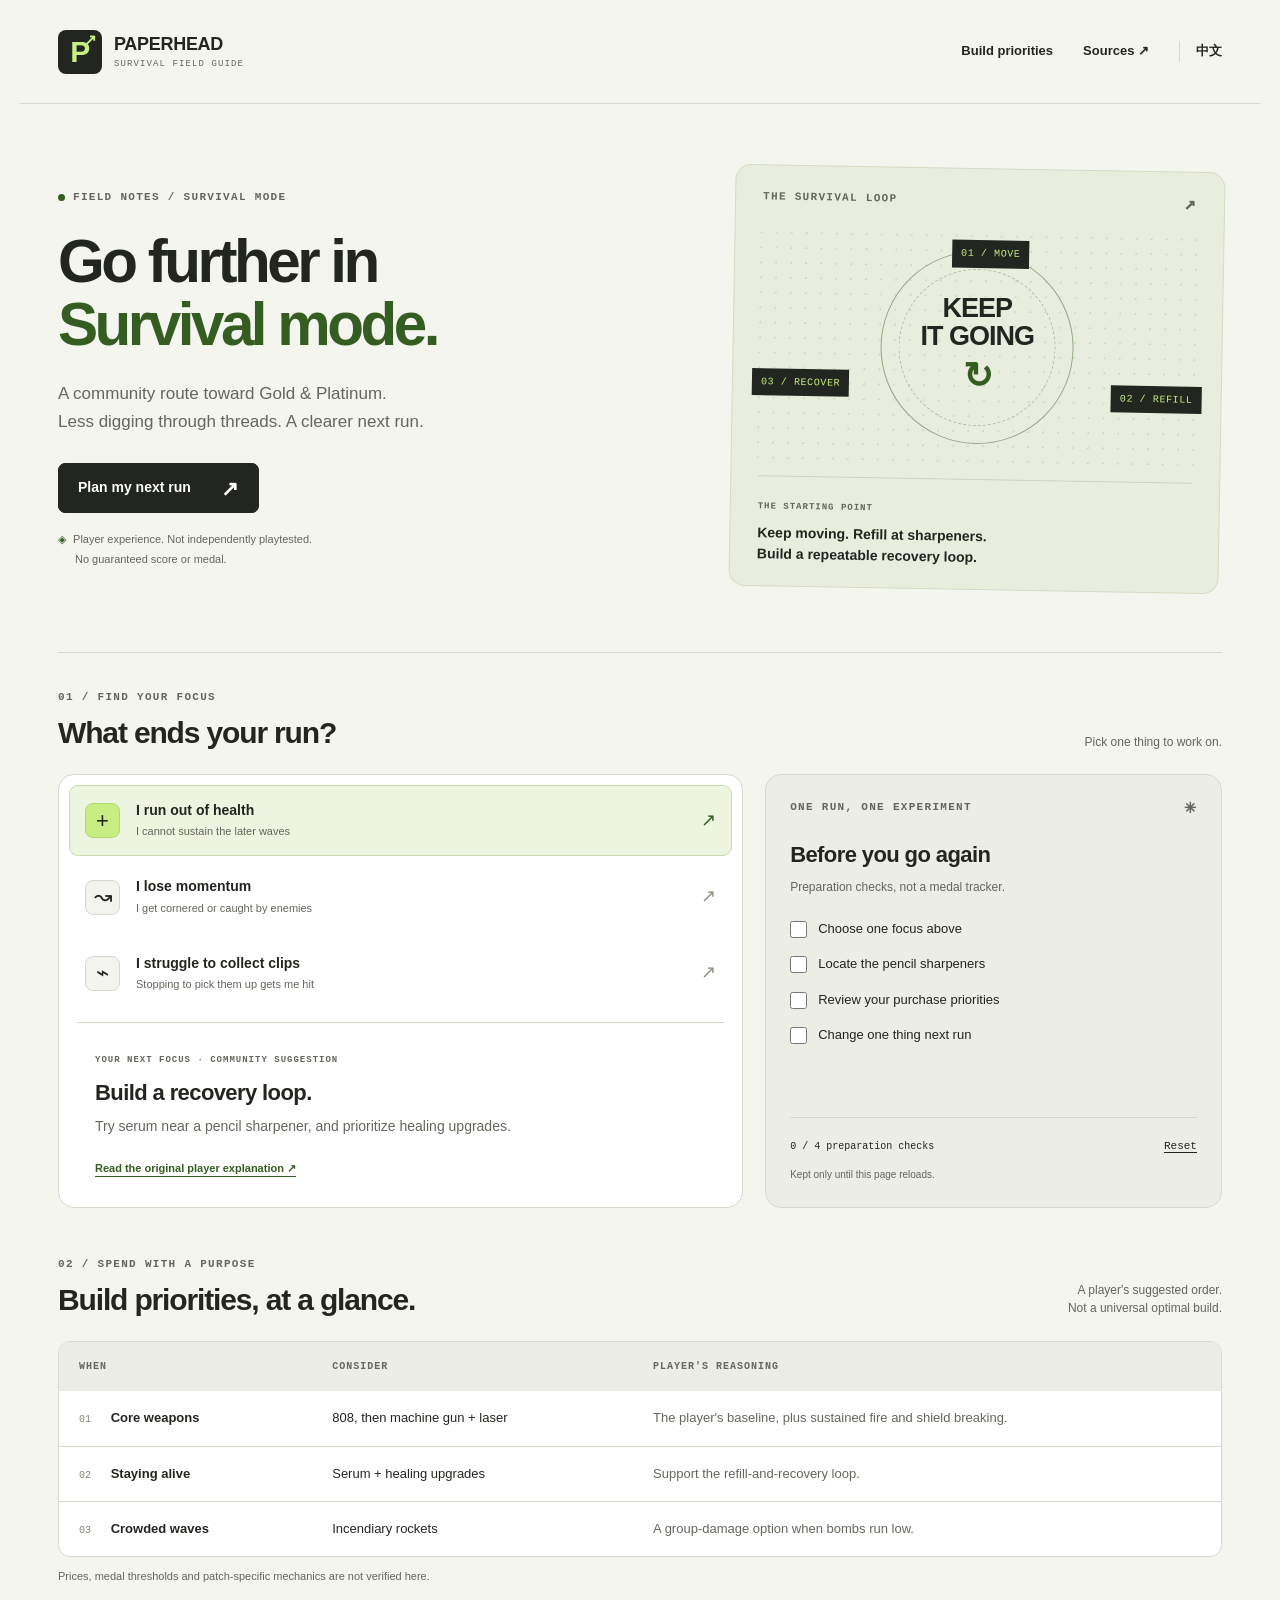
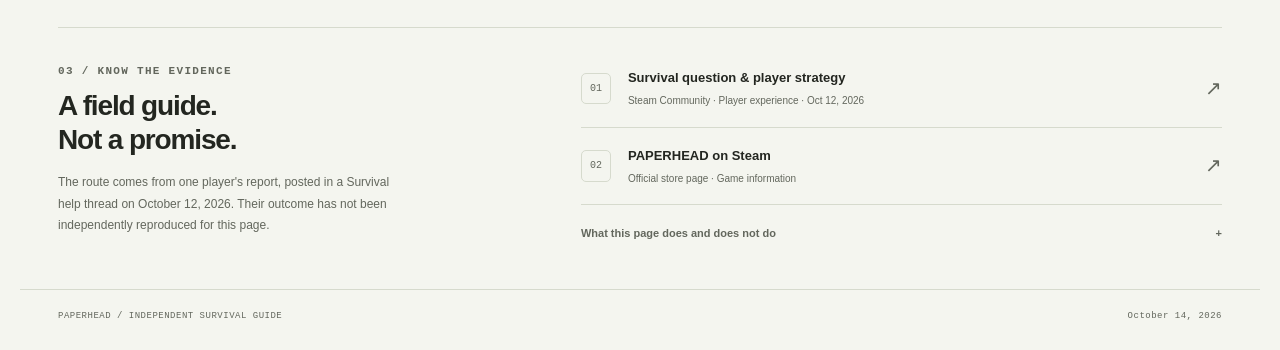
<file: index.html>
<!doctype html>
<html lang="en">
<head>
  <meta charset="utf-8">
  <meta name="google-site-verification" content="pBHkKJALWgEsYoh5x7FHXkiHy3ZJy1XOUQiFGZpVjVI">
  <meta name="viewport" content="width=device-width, initial-scale=1">
  <link rel="canonical" href="https://yxhtl.github.io/paperhead-survival-guide/">
  <link rel="alternate" hreflang="en" href="https://yxhtl.github.io/paperhead-survival-guide/">
  <link rel="alternate" hreflang="zh-CN" href="https://yxhtl.github.io/paperhead-survival-guide/zh.html">
  <link rel="alternate" hreflang="x-default" href="https://yxhtl.github.io/paperhead-survival-guide/">
  <meta name="description" content="A compact PAPERHEAD Survival guide: community movement advice, purchase priorities and a checklist for your next run.">
  <meta name="theme-color" content="#eceee5">
  <title>PAPERHEAD Survival Guide — Plan Your Next Run</title>
  <link rel="icon" href="data:image/svg+xml,%3Csvg xmlns='http://www.w3.org/2000/svg' viewBox='0 0 40 40'%3E%3Crect width='40' height='40' rx='8' fill='%23232620'/%3E%3Cpath d='M12 29V11h10l6 6v12z' fill='%23c7ed83'/%3E%3C/svg%3E">
  <link rel="stylesheet" href="style.css">
  <script src="analytics.js?v=20261014" defer></script>
  <script src="app.js?v=20261014" defer></script>
</head>
<body>
  <a class="skip-link" href="#next-run">Skip to your next run</a>
  <header class="site-header wrap">
    <a class="brand" href="./" aria-label="PAPERHEAD Survival Guide home"><span class="brand-mark" aria-hidden="true">P<span>↗</span></span><span>PAPERHEAD<span class="brand-caption">SURVIVAL FIELD GUIDE</span></span></a>
    <nav aria-label="Main navigation"><a href="#priorities">Build priorities</a><a href="#sources">Sources <span aria-hidden="true">↗</span></a><a class="language-link" href="zh.html" lang="zh-CN" hreflang="zh-CN" aria-label="切换到中文">中文</a></nav>
  </header>
  <main class="wrap">
    <section class="hero" aria-labelledby="page-title">
      <div class="hero-copy">
        <div class="eyebrow"><span class="dot"></span> FIELD NOTES / SURVIVAL MODE</div>
        <h1 id="page-title">Go further in<br><span>Survival mode.</span></h1>
        <p class="hero-description">A community route toward Gold &amp; Platinum.<br>Less digging through threads. A clearer next run.</p>
        <a class="primary-link" href="#next-run">Plan my next run <span aria-hidden="true">↗</span></a>
        <p class="evidence-note"><span aria-hidden="true">◈</span> Player experience. Not independently playtested.<br><span class="note-indent">No guaranteed score or medal.</span></p>
      </div>
      <aside class="loop-card" aria-label="Overview of the community strategy">
        <div class="card-top"><span>THE SURVIVAL LOOP</span><span aria-hidden="true">↗</span></div>
        <div class="loop-visual" aria-hidden="true"><div class="orbit"></div><div class="orbit second"></div><span class="orbit-label one">01 / MOVE</span><span class="orbit-label two">02 / REFILL</span><span class="orbit-label three">03 / RECOVER</span><div class="loop-center">KEEP<br>IT GOING<span>↻</span></div></div>
        <div class="loop-caption"><span class="mini-label">THE STARTING POINT</span><p>Keep moving. Refill at sharpeners.<br>Build a repeatable recovery loop.</p></div>
      </aside>
    </section>

    <section class="run-section" id="next-run" aria-labelledby="run-title">
      <div class="section-heading"><div><span class="eyebrow">01 / FIND YOUR FOCUS</span><h2 id="run-title">What ends your run?</h2></div><p>Pick one thing to work on.</p></div>
      <div class="run-grid">
        <div class="focus-panel">
          <div class="focus-options" aria-label="Choose your main difficulty">
            <button class="focus-option" type="button" data-focus="health" aria-pressed="true" aria-controls="focus-answer"><span class="option-icon" aria-hidden="true">+</span><span><strong>I run out of health</strong><small>I cannot sustain the later waves</small></span><span class="option-arrow" aria-hidden="true">↗</span></button>
            <button class="focus-option" type="button" data-focus="movement" aria-pressed="false" aria-controls="focus-answer"><span class="option-icon" aria-hidden="true">↝</span><span><strong>I lose momentum</strong><small>I get cornered or caught by enemies</small></span><span class="option-arrow" aria-hidden="true">↗</span></button>
            <button class="focus-option" type="button" data-focus="clips" aria-pressed="false" aria-controls="focus-answer"><span class="option-icon" aria-hidden="true">⌁</span><span><strong>I struggle to collect clips</strong><small>Stopping to pick them up gets me hit</small></span><span class="option-arrow" aria-hidden="true">↗</span></button>
          </div>
          <div class="focus-answer" id="focus-answer" aria-live="polite" aria-atomic="true">
            <span class="mini-label">YOUR NEXT FOCUS · COMMUNITY SUGGESTION</span>
            <h3 id="answer-title">Build a recovery loop.</h3>
            <p id="answer-text">Try serum near a pencil sharpener, and prioritize healing upgrades.</p>
            <a href="#sources">Read the original player explanation <span aria-hidden="true">↗</span></a>
          </div>
          <noscript><p class="no-script">The buttons need JavaScript. The strategy overview, priorities and sources remain available below.</p></noscript>
        </div>
        <aside class="checklist-card" aria-labelledby="checklist-title">
          <div class="card-top"><span>ONE RUN, ONE EXPERIMENT</span><span aria-hidden="true">✳</span></div>
          <h3 id="checklist-title">Before you go again</h3>
          <p>Preparation checks, not a medal tracker.</p>
          <div class="checklist">
            <label><input type="checkbox"><span>Choose one focus above</span></label>
            <label><input type="checkbox"><span>Locate the pencil sharpeners</span></label>
            <label><input type="checkbox"><span>Review your purchase priorities</span></label>
            <label><input type="checkbox"><span>Change one thing next run</span></label>
          </div>
          <div class="checklist-bottom"><span id="check-count" role="status">0 / 4 preparation checks</span><button id="reset-checks" type="button">Reset</button></div>
          <small class="session-note">Kept only until this page reloads.</small>
        </aside>
      </div>
    </section>

    <section class="priorities" id="priorities" aria-labelledby="priorities-title">
      <div class="section-heading"><div><span class="eyebrow">02 / SPEND WITH A PURPOSE</span><h2 id="priorities-title">Build priorities, at a glance.</h2></div><p>A player's suggested order.<br>Not a universal optimal build.</p></div>
      <div class="table-shell"><table>
        <caption class="visually-hidden">Community purchase priorities for PAPERHEAD Survival mode</caption>
        <thead><tr><th scope="col">When</th><th scope="col">Consider</th><th scope="col">Player's reasoning</th></tr></thead>
        <tbody>
          <tr><th scope="row"><span class="table-number">01</span> Core weapons</th><td>808, then machine gun + laser</td><td>The player's baseline, plus sustained fire and shield breaking.</td></tr>
          <tr><th scope="row"><span class="table-number">02</span> Staying alive</th><td>Serum + healing upgrades</td><td>Support the refill-and-recovery loop.</td></tr>
          <tr><th scope="row"><span class="table-number">03</span> Crowded waves</th><td>Incendiary rockets</td><td>A group-damage option when bombs run low.</td></tr>
        </tbody>
      </table></div>
      <p class="table-note">Prices, medal thresholds and patch-specific mechanics are not verified here.</p>
    </section>

    <section class="sources" id="sources" aria-labelledby="sources-title">
      <div><span class="eyebrow">03 / KNOW THE EVIDENCE</span><h2 id="sources-title">A field guide.<br>Not a promise.</h2><p>The route comes from one player's report, posted in a Survival help thread on October 12, 2026. Their outcome has not been independently reproduced for this page.</p></div>
      <div class="source-list">
        <a class="source-item" href="https://steamcommunity.com/app/2680280/discussions/0/590692129307626194/" target="_blank" rel="noopener noreferrer"><span class="source-number">01</span><span><strong>Survival question &amp; player strategy</strong><small>Steam Community · Player experience · Oct 12, 2026</small></span><span aria-hidden="true">↗</span></a>
        <a class="source-item" href="https://store.steampowered.com/app/2680280/PAPERHEAD/" target="_blank" rel="noopener noreferrer"><span class="source-number">02</span><span><strong>PAPERHEAD on Steam</strong><small>Official store page · Game information</small></span><span aria-hidden="true">↗</span></a>
        <details><summary>What this page does and does not do <span aria-hidden="true">+</span></summary><p>This is an independent fan guide, not an official game tool. It cannot read your game, detect your score or confirm that a strategy worked. The checklist and buttons run in your browser; no account is needed and your answers are not saved. On the published site, Google Analytics uses cookies to measure visits and whether a visitor uses the focus buttons. Your selected focus and checklist answers are not sent. Source links open third-party websites. <a href="https://policies.google.com/privacy" target="_blank" rel="noopener noreferrer">Google's privacy policy</a>.</p></details>
      </div>
    </section>
  </main>
  <footer class="wrap"><span>PAPERHEAD / INDEPENDENT SURVIVAL GUIDE</span><span>October 14, 2026</span></footer>
</body>
</html>
</file>
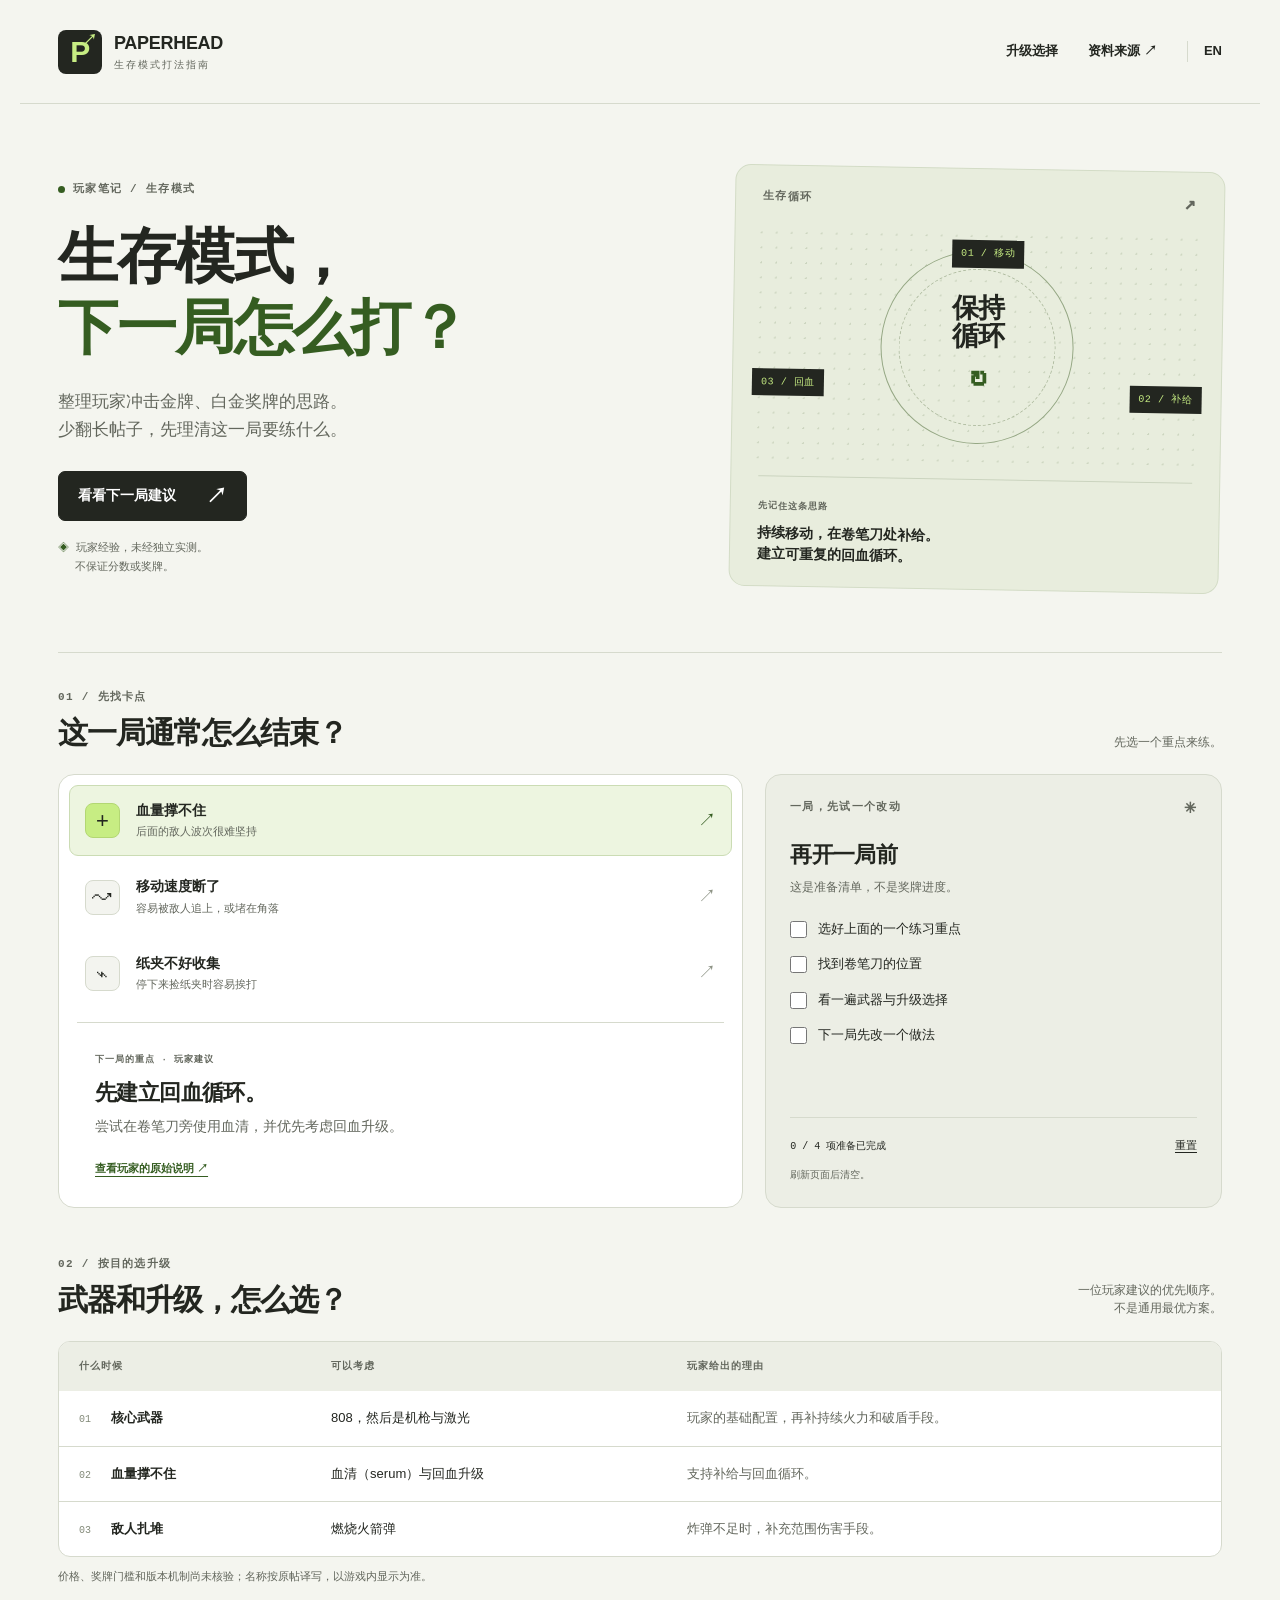
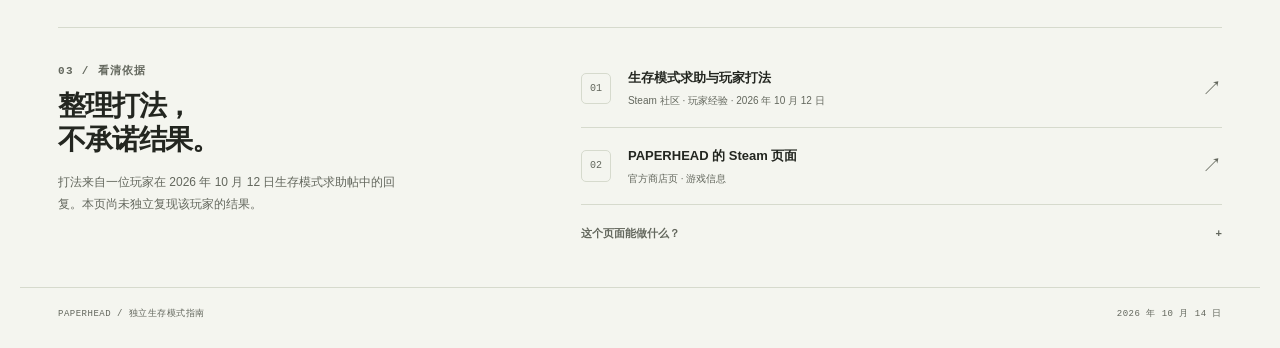
<file: zh.html>
<!doctype html>
<html lang="zh-CN">
<head>
  <meta charset="utf-8">
  <meta name="google-site-verification" content="pBHkKJALWgEsYoh5x7FHXkiHy3ZJy1XOUQiFGZpVjVI">
  <meta name="viewport" content="width=device-width, initial-scale=1">
  <link rel="canonical" href="https://yxhtl.github.io/paperhead-survival-guide/zh.html">
  <link rel="alternate" hreflang="en" href="https://yxhtl.github.io/paperhead-survival-guide/">
  <link rel="alternate" hreflang="zh-CN" href="https://yxhtl.github.io/paperhead-survival-guide/zh.html">
  <link rel="alternate" hreflang="x-default" href="https://yxhtl.github.io/paperhead-survival-guide/">
  <meta name="description" content="PAPERHEAD 生存模式打法整理：玩家移动建议、武器与升级选择表，以及下一局的准备清单。">
  <meta name="theme-color" content="#eceee5">
  <title>PAPERHEAD 生存模式指南 — 理清下一局的打法</title>
  <link rel="icon" href="data:image/svg+xml,%3Csvg xmlns='http://www.w3.org/2000/svg' viewBox='0 0 40 40'%3E%3Crect width='40' height='40' rx='8' fill='%23232620'/%3E%3Cpath d='M12 29V11h10l6 6v12z' fill='%23c7ed83'/%3E%3C/svg%3E">
  <link rel="stylesheet" href="style.css">
  <script src="analytics.js?v=20261014" defer></script>
  <script src="app.js?v=20261014" defer></script>
</head>
<body>
  <a class="skip-link" href="#next-run">跳到下一局建议</a>
  <header class="site-header wrap">
    <a class="brand" href="zh.html" aria-label="PAPERHEAD 生存模式指南首页"><span class="brand-mark" aria-hidden="true">P<span>↗</span></span><span>PAPERHEAD<span class="brand-caption">生存模式打法指南</span></span></a>
    <nav aria-label="主导航"><a href="#priorities">升级选择</a><a href="#sources">资料来源 <span aria-hidden="true">↗</span></a><a class="language-link" href="./" lang="en" hreflang="en" aria-label="Switch to English">EN</a></nav>
  </header>
  <main class="wrap">
    <section class="hero" aria-labelledby="page-title">
      <div class="hero-copy">
        <div class="eyebrow"><span class="dot"></span> 玩家笔记 / 生存模式</div>
        <h1 id="page-title">生存模式，<br><span>下一局怎么打？</span></h1>
        <p class="hero-description">整理玩家冲击金牌、白金奖牌的思路。<br>少翻长帖子，先理清这一局要练什么。</p>
        <a class="primary-link" href="#next-run">看看下一局建议 <span aria-hidden="true">↗</span></a>
        <p class="evidence-note"><span aria-hidden="true">◈</span> 玩家经验，未经独立实测。<br><span class="note-indent">不保证分数或奖牌。</span></p>
      </div>
      <aside class="loop-card" aria-label="玩家打法概览">
        <div class="card-top"><span>生存循环</span><span aria-hidden="true">↗</span></div>
        <div class="loop-visual" aria-hidden="true"><div class="orbit"></div><div class="orbit second"></div><span class="orbit-label one">01 / 移动</span><span class="orbit-label two">02 / 补给</span><span class="orbit-label three">03 / 回血</span><div class="loop-center">保持<br>循环<span>↻</span></div></div>
        <div class="loop-caption"><span class="mini-label">先记住这条思路</span><p>持续移动，在卷笔刀处补给。<br>建立可重复的回血循环。</p></div>
      </aside>
    </section>

    <section class="run-section" id="next-run" aria-labelledby="run-title">
      <div class="section-heading"><div><span class="eyebrow">01 / 先找卡点</span><h2 id="run-title">这一局通常怎么结束？</h2></div><p>先选一个重点来练。</p></div>
      <div class="run-grid">
        <div class="focus-panel">
          <div class="focus-options" aria-label="选择你的主要卡点">
            <button class="focus-option" type="button" data-focus="health" aria-pressed="true" aria-controls="focus-answer"><span class="option-icon" aria-hidden="true">+</span><span><strong>血量撑不住</strong><small>后面的敌人波次很难坚持</small></span><span class="option-arrow" aria-hidden="true">↗</span></button>
            <button class="focus-option" type="button" data-focus="movement" aria-pressed="false" aria-controls="focus-answer"><span class="option-icon" aria-hidden="true">↝</span><span><strong>移动速度断了</strong><small>容易被敌人追上，或堵在角落</small></span><span class="option-arrow" aria-hidden="true">↗</span></button>
            <button class="focus-option" type="button" data-focus="clips" aria-pressed="false" aria-controls="focus-answer"><span class="option-icon" aria-hidden="true">⌁</span><span><strong>纸夹不好收集</strong><small>停下来捡纸夹时容易挨打</small></span><span class="option-arrow" aria-hidden="true">↗</span></button>
          </div>
          <div class="focus-answer" id="focus-answer" aria-live="polite" aria-atomic="true">
            <span class="mini-label">下一局的重点 · 玩家建议</span>
            <h3 id="answer-title">先建立回血循环。</h3>
            <p id="answer-text">尝试在卷笔刀旁使用血清，并优先考虑回血升级。</p>
            <a href="#sources">查看玩家的原始说明 <span aria-hidden="true">↗</span></a>
          </div>
          <noscript><p class="no-script">按钮需要启用 JavaScript。下方的打法概览、升级选择表和来源仍可查看。</p></noscript>
        </div>
        <aside class="checklist-card" aria-labelledby="checklist-title">
          <div class="card-top"><span>一局，先试一个改动</span><span aria-hidden="true">✳</span></div>
          <h3 id="checklist-title">再开一局前</h3>
          <p>这是准备清单，不是奖牌进度。</p>
          <div class="checklist">
            <label><input type="checkbox"><span>选好上面的一个练习重点</span></label>
            <label><input type="checkbox"><span>找到卷笔刀的位置</span></label>
            <label><input type="checkbox"><span>看一遍武器与升级选择</span></label>
            <label><input type="checkbox"><span>下一局先改一个做法</span></label>
          </div>
          <div class="checklist-bottom"><span id="check-count" role="status">0 / 4 项准备已完成</span><button id="reset-checks" type="button">重置</button></div>
          <small class="session-note">刷新页面后清空。</small>
        </aside>
      </div>
    </section>

    <section class="priorities" id="priorities" aria-labelledby="priorities-title">
      <div class="section-heading"><div><span class="eyebrow">02 / 按目的选升级</span><h2 id="priorities-title">武器和升级，怎么选？</h2></div><p>一位玩家建议的优先顺序。<br>不是通用最优方案。</p></div>
      <div class="table-shell"><table>
        <caption class="visually-hidden">PAPERHEAD 生存模式的玩家武器与升级建议</caption>
        <thead><tr><th scope="col">什么时候</th><th scope="col">可以考虑</th><th scope="col">玩家给出的理由</th></tr></thead>
        <tbody>
          <tr><th scope="row"><span class="table-number">01</span> 核心武器</th><td>808，然后是机枪与激光</td><td>玩家的基础配置，再补持续火力和破盾手段。</td></tr>
          <tr><th scope="row"><span class="table-number">02</span> 血量撑不住</th><td>血清（serum）与回血升级</td><td>支持补给与回血循环。</td></tr>
          <tr><th scope="row"><span class="table-number">03</span> 敌人扎堆</th><td>燃烧火箭弹</td><td>炸弹不足时，补充范围伤害手段。</td></tr>
        </tbody>
      </table></div>
      <p class="table-note">价格、奖牌门槛和版本机制尚未核验；名称按原帖译写，以游戏内显示为准。</p>
    </section>

    <section class="sources" id="sources" aria-labelledby="sources-title">
      <div><span class="eyebrow">03 / 看清依据</span><h2 id="sources-title">整理打法，<br>不承诺结果。</h2><p>打法来自一位玩家在 2026 年 10 月 12 日生存模式求助帖中的回复。本页尚未独立复现该玩家的结果。</p></div>
      <div class="source-list">
        <a class="source-item" href="https://steamcommunity.com/app/2680280/discussions/0/590692129307626194/" target="_blank" rel="noopener noreferrer"><span class="source-number">01</span><span><strong>生存模式求助与玩家打法</strong><small>Steam 社区 · 玩家经验 · 2026 年 10 月 12 日</small></span><span aria-hidden="true">↗</span></a>
        <a class="source-item" href="https://store.steampowered.com/app/2680280/PAPERHEAD/" target="_blank" rel="noopener noreferrer"><span class="source-number">02</span><span><strong>PAPERHEAD 的 Steam 页面</strong><small>官方商店页 · 游戏信息</small></span><span aria-hidden="true">↗</span></a>
        <details><summary>这个页面能做什么？ <span aria-hidden="true">+</span></summary><p>这是独立整理的玩家指南，不是游戏官方工具。它不会读取游戏、检测分数，也不能确认打法是否有效。按钮和清单在浏览器中运行，无需账号，不保存你的回答。线上站点通过 Google Analytics 和 Cookie 统计访问，以及是否使用了卡点按钮；不会上传你选择的卡点和清单答案。来源链接会打开第三方网站。<a href="https://policies.google.com/privacy" target="_blank" rel="noopener noreferrer">Google 隐私政策</a>。</p></details>
      </div>
    </section>
  </main>
  <footer class="wrap"><span>PAPERHEAD / 独立生存模式指南</span><span>2026 年 10 月 14 日</span></footer>
</body>
</html>
</file>
<file: style.css>
:root{--paper:#f4f5ef;--ink:#232620;--muted:#63675d;--line:#d6dacd;--green:#c7ed83;--green-dark:#355d21;--white:#fff;--radius:16px}
*{box-sizing:border-box}
html{scroll-behavior:smooth;scroll-padding-top:24px}
body{margin:0;color:var(--ink);background:var(--paper);font-family:Arial,Helvetica,sans-serif;-webkit-font-smoothing:antialiased;line-height:1.55}
a{color:inherit;text-underline-offset:4px}
button,input{font:inherit}
button,a,input,summary{-webkit-tap-highlight-color:transparent}
:focus-visible{outline:3px solid var(--green-dark);outline-offset:5px}
.wrap{max-width:1240px;margin:0 auto;padding:0 38px}
.site-header{height:104px;display:flex;align-items:center;justify-content:space-between;border-bottom:1px solid var(--line)}
.brand{display:flex;align-items:center;gap:12px;text-decoration:none;font-weight:800;letter-spacing:-.3px;font-size:18px;line-height:1.25}
.brand-mark{width:44px;height:44px;background:var(--ink);color:var(--green);display:flex;align-items:center;justify-content:center;border-radius:8px;font-size:30px;position:relative}
.brand-mark span{font-size:15px;position:absolute;right:5px;top:1px}
.brand-caption{display:block;font-family:monospace;font-size:9px;letter-spacing:1.1px;font-weight:400;color:var(--muted);margin-top:4px}
nav{display:flex;gap:30px;font-size:13px;font-weight:600}
nav a{text-decoration:none}
nav a:hover{color:var(--green-dark)}
.language-link{border-left:1px solid var(--line);padding-left:16px}
html[lang="zh-CN"] body{font-family:Arial,"Microsoft YaHei","PingFang SC",sans-serif}
html[lang="zh-CN"] h1{letter-spacing:-1.5px;line-height:1.18}
html[lang="zh-CN"] .brand-caption{font-family:inherit;font-size:10px;letter-spacing:2px}
.hero{display:grid;grid-template-columns:1.25fr 1fr;gap:62px;padding:64px 0 62px;align-items:center}
.eyebrow,.mini-label,.card-top{font-family:monospace;font-size:11px;font-weight:600;letter-spacing:1.3px}
.eyebrow{display:flex;align-items:center;gap:8px;color:var(--muted)}
.dot{width:7px;height:7px;background:var(--green-dark);border-radius:50%;display:inline-block}
h1{font-size:clamp(42px,4.7vw,66px);letter-spacing:-3.5px;line-height:1.05;margin:24px 0 24px;font-weight:800}
h1 span{color:var(--green-dark)}
.hero-description{font-size:17px;color:var(--muted);line-height:1.65;margin-bottom:27px}
.primary-link{display:inline-flex;gap:30px;align-items:center;padding:13px 19px;border:1px solid var(--ink);background:var(--ink);color:var(--white);border-radius:7px;text-decoration:none;font-size:14px;font-weight:600;transition:background .18s}
.primary-link:hover{background:var(--green-dark)}
.primary-link span{font-size:21px;line-height:1}
.evidence-note{font-size:11px;line-height:1.8;color:var(--muted);margin:17px 0 0}
.evidence-note>span:first-child{color:var(--green-dark);margin-right:4px}
.note-indent{padding-left:17px}
.loop-card{background:#e8eddd;border:1px solid #d3dcc6;border-radius:var(--radius);padding:23px 27px 20px;overflow:hidden;transform:rotate(1deg)}
.card-top{display:flex;justify-content:space-between;gap:12px;color:var(--muted)}
.card-top>span:last-child{font-size:19px;line-height:1}
.loop-visual{height:237px;position:relative;display:flex;align-items:center;justify-content:center;background-image:radial-gradient(#ccd5bf 1px,transparent 1px);background-size:15px 15px;margin:18px -8px 13px}
.orbit{width:193px;height:193px;border:1px solid #96a885;border-radius:50%;position:absolute}
.orbit.second{width:157px;height:157px;border-style:dashed;border-color:#b2bea3}
.loop-center{font-size:27px;line-height:1.05;font-weight:800;letter-spacing:-1px;text-align:center;transform:rotate(-1deg)}
.loop-center span{display:block;font-size:36px;line-height:1.4;color:var(--green-dark)}
.orbit-label{position:absolute;font-family:monospace;font-size:10px;letter-spacing:.6px;background:var(--ink);color:var(--green);padding:6px 9px;z-index:1}
.orbit-label.one{top:11px;left:44%}
.orbit-label.two{right:0;bottom:56px}
.orbit-label.three{left:0;bottom:67px}
.loop-caption{border-top:1px solid #cbd4bf;padding-top:15px}
.mini-label{font-size:9px;letter-spacing:1px;color:var(--muted)}
.loop-caption p{font-size:14px;font-weight:600;margin:6px 0 0}
.run-section{border-top:1px solid var(--line);padding-top:36px}
.section-heading{display:flex;justify-content:space-between;gap:20px;align-items:flex-end;margin-bottom:23px}
h2{font-size:30px;line-height:1.2;letter-spacing:-1.15px;margin:9px 0 0}
.section-heading>p{font-size:12px;color:var(--muted);margin:0;text-align:right}
.run-grid{display:grid;grid-template-columns:1.5fr 1fr;gap:22px}
.focus-panel{background:var(--white);border:1px solid var(--line);border-radius:var(--radius);padding:10px;min-width:0}
.focus-options{display:grid;gap:5px}
.focus-option{display:flex;width:100%;align-items:center;gap:16px;text-align:left;background:transparent;border:1px solid transparent;border-radius:9px;padding:15px;color:var(--ink);cursor:pointer;transition:background .15s,border-color .15s}
.focus-option:hover{background:#f1f4eb}
.focus-option[aria-pressed="true"]{background:#edf5e0;border-color:#cbdcb4}
.option-icon{flex:0 0 35px;width:35px;height:35px;display:flex;align-items:center;justify-content:center;background:#f3f4ef;border:1px solid var(--line);border-radius:8px;font-size:22px;font-weight:400}
[aria-pressed="true"] .option-icon{background:var(--green);border-color:#b3d773}
.focus-option strong{display:block;font-size:14px;line-height:1.3}
.focus-option small{display:block;font-size:11px;color:var(--muted);margin-top:4px}
.option-arrow{margin-left:auto;color:#8d9385;font-size:18px}
[aria-pressed="true"] .option-arrow{color:var(--green-dark)}
.focus-answer{border-top:1px solid var(--line);padding:22px 18px 16px;margin:13px 8px 0;min-height:175px}
h3{font-size:22px;line-height:1.25;letter-spacing:-.6px;margin:9px 0}
.focus-answer p{color:var(--muted);font-size:14px;line-height:1.6;margin:8px 0 17px}
.focus-answer a{font-size:11px;font-weight:600;color:var(--green-dark)}
.no-script{margin:12px 18px;font-size:12px;color:var(--muted)}
.checklist-card{background:#eceee5;border:1px solid var(--line);border-radius:var(--radius);padding:24px;display:flex;flex-direction:column}
.checklist-card h3{margin-top:23px}
.checklist-card>p{font-size:12px;color:var(--muted);margin:0 0 20px}
.checklist{display:grid;gap:15px;margin:3px 0 25px}
.checklist label{display:flex;align-items:flex-start;gap:11px;cursor:pointer;font-size:13px}
.checklist input{accent-color:var(--green-dark);height:17px;width:17px;flex-shrink:0;margin:2px 0 0}
.checklist input:checked+span{text-decoration:line-through;color:var(--muted)}
.checklist-bottom{display:flex;align-items:center;justify-content:space-between;padding-top:16px;border-top:1px solid var(--line);margin-top:auto;font-family:monospace;font-size:10px;gap:8px}
.checklist-bottom button{border:0;background:transparent;padding:4px 0 4px 8px;text-decoration:underline;text-underline-offset:3px;font-size:11px;cursor:pointer;color:var(--ink)}
.session-note{font-size:10px;color:var(--muted);margin-top:8px}
.priorities{padding:48px 0 42px}
.table-shell{overflow:auto;border:1px solid var(--line);border-radius:12px;background:var(--white)}
table{width:100%;border-collapse:collapse;font-size:13px;text-align:left}
thead{background:#eceee5;font-family:monospace;font-size:10px;text-transform:uppercase;letter-spacing:1px;color:var(--muted)}
th,td{padding:17px 20px}
tbody tr+tr{border-top:1px solid var(--line)}
tbody th{font-weight:600;white-space:nowrap}
tbody td:last-child{color:var(--muted)}
.table-number{font-family:monospace;font-size:10px;color:#838a79;margin-right:16px;font-weight:400}
.table-note{color:var(--muted);font-size:11px;margin:11px 0 0}
.sources{border-top:1px solid var(--line);padding:35px 0 40px;display:grid;grid-template-columns:1fr 1.4fr;gap:65px}
.sources h2{font-size:28px;line-height:1.2}
.sources>div>p{font-size:12px;color:var(--muted);max-width:350px;line-height:1.8;margin-top:16px}
.source-item{display:flex;align-items:center;gap:17px;text-decoration:none;padding:18px 0;border-bottom:1px solid var(--line)}
.source-item:first-child{padding-top:5px}
.source-item:hover strong{text-decoration:underline;text-underline-offset:4px}
.source-number{font-family:monospace;font-size:10px;color:var(--muted);border:1px solid var(--line);padding:7px 8px;border-radius:5px}
.source-item strong{font-size:13px;font-weight:600;display:block}
.source-item small{font-size:10px;color:var(--muted);display:block;margin-top:5px}
.source-item>span:last-child{margin-left:auto;font-size:20px;color:var(--muted)}
details{margin-top:15px;font-size:11px;color:var(--muted)}
summary{list-style:none;cursor:pointer;display:flex;justify-content:space-between;gap:12px;font-weight:600;padding:5px 0}
summary::-webkit-details-marker{display:none}
details p{font-size:12px;line-height:1.8}
footer{border-top:1px solid var(--line);display:flex;justify-content:space-between;gap:20px;padding-top:20px!important;padding-bottom:26px!important;font-family:monospace;font-size:9px;letter-spacing:.5px;color:var(--muted)}
.skip-link{position:fixed;top:8px;left:8px;padding:10px;background:var(--ink);color:white;z-index:10;transform:translateY(-200%)}
.skip-link:focus{transform:none}
.visually-hidden{position:absolute;width:1px;height:1px;margin:-1px;padding:0;overflow:hidden;clip:rect(0,0,0,0);white-space:nowrap;border:0}
@media(max-width:900px){.wrap{padding-left:25px;padding-right:25px}.hero{gap:30px;grid-template-columns:1.2fr 1fr;padding-top:45px}h1{letter-spacing:-2px}.loop-card{padding-left:18px;padding-right:18px}.orbit-label.one{left:36%}.loop-visual{height:215px}.run-grid{grid-template-columns:1.35fr 1fr;gap:16px}.checklist-card{padding:19px}.sources{gap:30px}th,td{padding:15px}}
@media(max-width:680px){.wrap{padding-left:20px;padding-right:20px}.site-header{height:82px}.brand{font-size:16px}.brand-mark{height:37px;width:37px;font-size:26px}.brand-caption{font-size:8px}nav{gap:16px;font-size:11px}nav a:first-child{display:none}.hero{grid-template-columns:1fr;gap:30px;padding:37px 0 35px}h1{font-size:48px;letter-spacing:-2.6px;margin:20px 0}.hero-description{font-size:15px;margin:0 0 23px}.loop-card{transform:none;padding:20px 24px}.loop-visual{height:208px;max-width:370px;margin:14px auto}.orbit{height:178px;width:178px}.orbit.second{height:146px;width:146px}.orbit-label.one{top:3px;left:40%}.orbit-label.two{bottom:40px}.orbit-label.three{bottom:55px}.loop-center{font-size:26px}.loop-caption p{font-size:13px}.section-heading{align-items:flex-start;flex-direction:column;gap:11px}.section-heading>p{text-align:left}h2{font-size:26px}.run-section{padding-top:27px}.run-grid{grid-template-columns:1fr}.focus-option{gap:12px;padding:13px}.focus-answer{min-height:170px}.checklist-card{padding:23px}.checklist-card h3{margin-top:18px}.checklist{gap:17px}.priorities{padding:35px 0}.table-shell{overflow:visible}table,tbody,tr,th,td{display:block}thead{display:none}tbody tr{padding:16px}tbody th{padding:0;font-size:12px;color:var(--muted)}tbody td{padding:5px 0 0;font-size:14px}tbody td:last-child{font-size:12px}.table-number{margin-right:10px}.sources{grid-template-columns:1fr;padding-top:27px;gap:22px}.sources>div>p{max-width:none}.source-item small{font-size:10px}.source-item{gap:12px}footer{flex-direction:column;gap:6px;font-size:8px}}
@media(max-width:680px){html[lang="zh-CN"] h1{font-size:clamp(34px,8.9vw,44px)}.language-link{padding-left:12px}}
@media(prefers-reduced-motion:reduce){html{scroll-behavior:auto}*{transition:none!important}}
</file>
